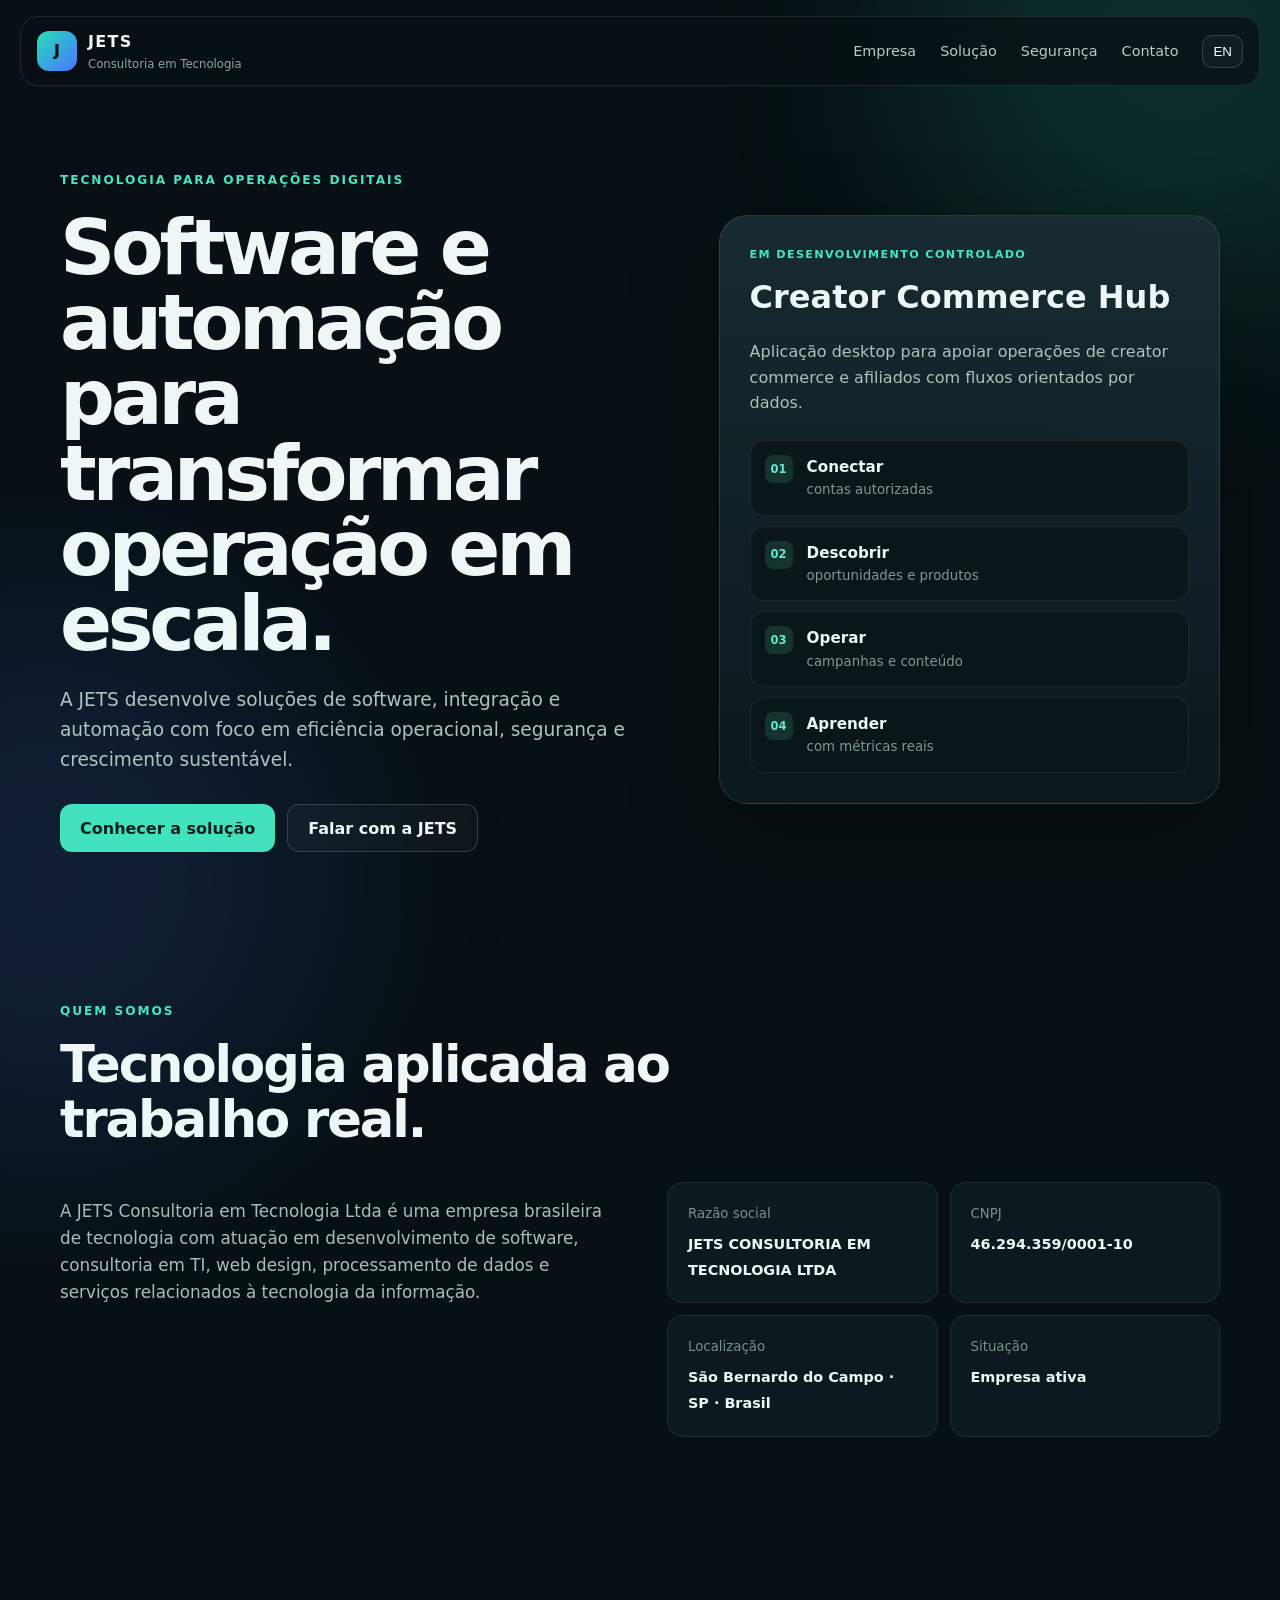
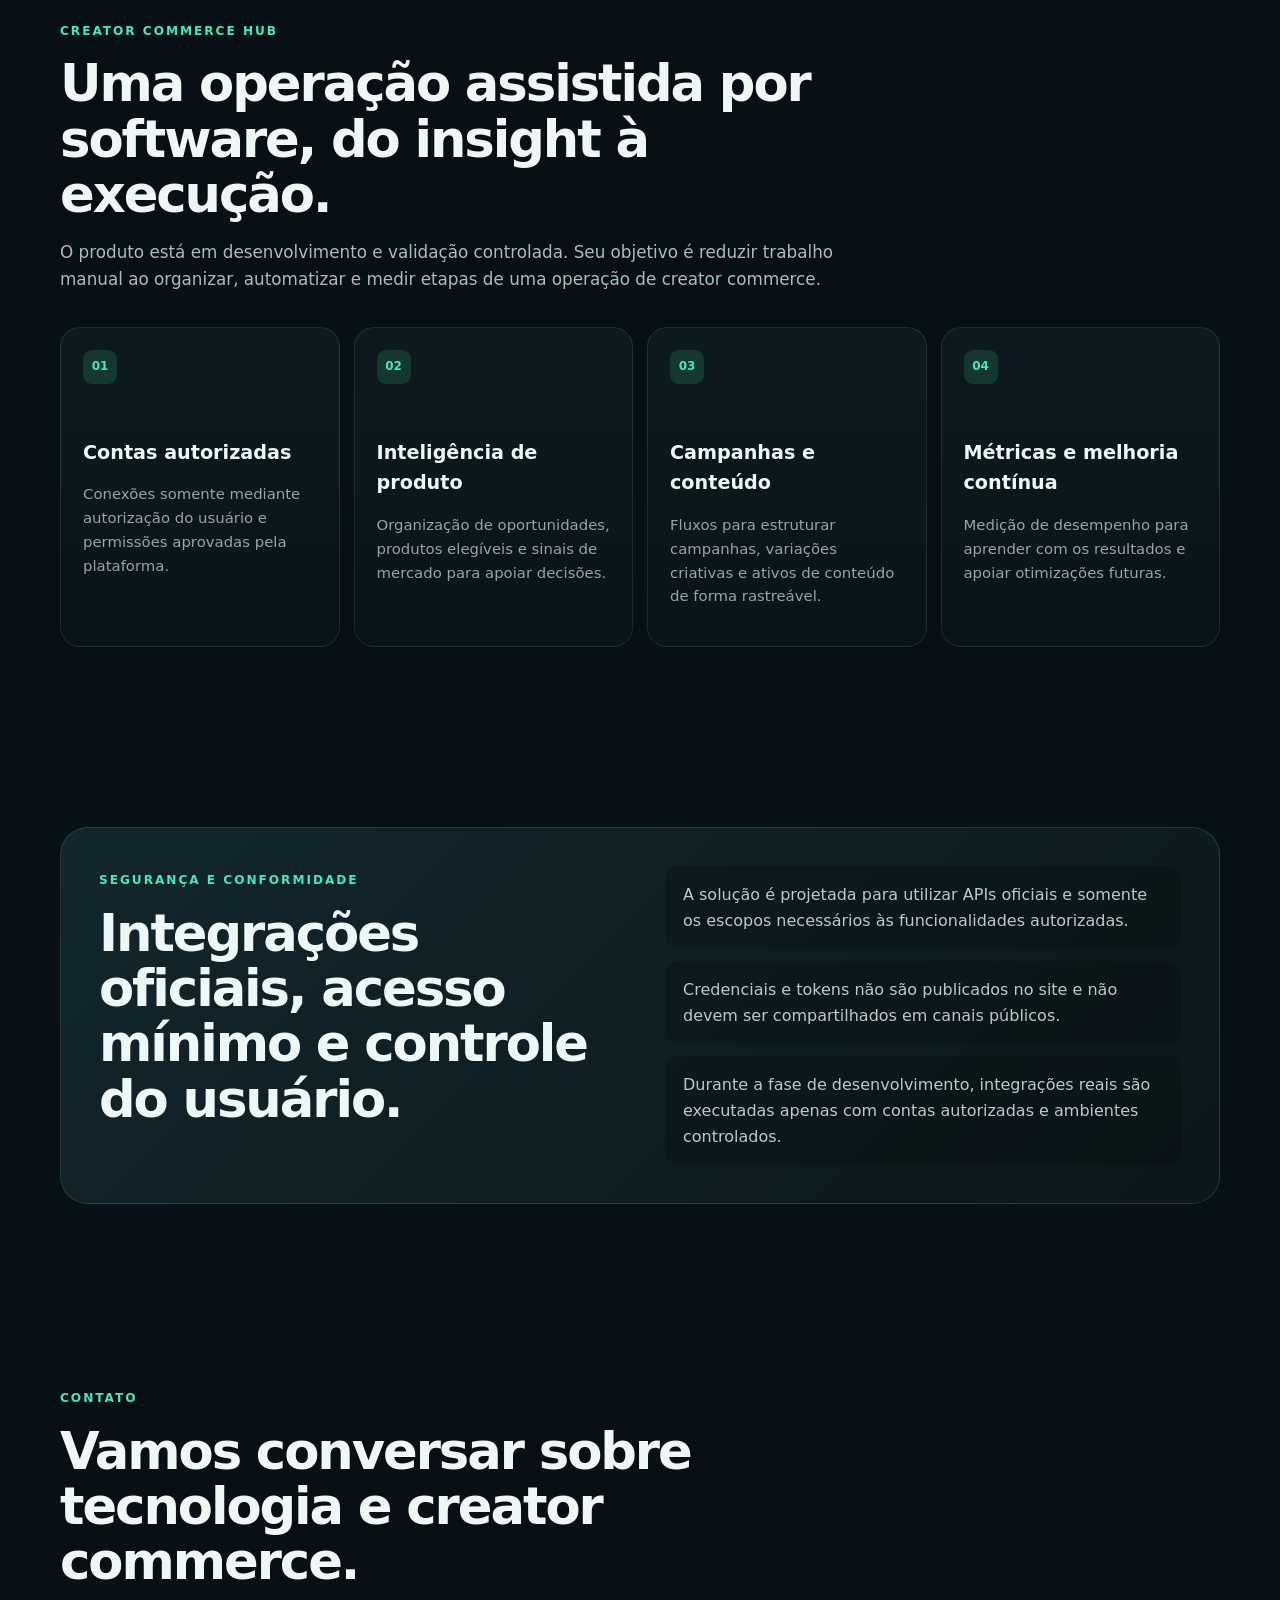
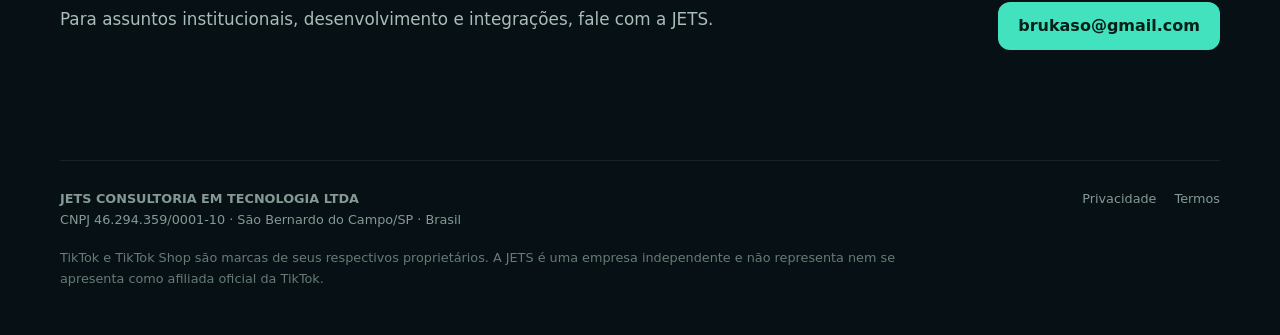
<file: index.html>
<!doctype html>
<html lang="pt-BR">
<head>
  <meta charset="utf-8">
  <meta name="viewport" content="width=device-width, initial-scale=1">
  <title>JETS Consultoria em Tecnologia | Software, automação e creator commerce</title>
  <meta name="description" content="JETS Consultoria em Tecnologia desenvolve soluções de software, automação e integração para operações digitais. Conheça o Creator Commerce Hub.">
  <link rel="canonical" href="https://jetstech.com.br/">
  <meta property="og:title" content="JETS Consultoria em Tecnologia">
  <meta property="og:description" content="Software, automação e integração para operações digitais.">
  <meta property="og:url" content="https://jetstech.com.br/">
  <meta property="og:type" content="website">
  <link rel="stylesheet" href="styles.css">
</head>
<body>
  <div class="bg-orb orb-a"></div>
  <div class="bg-orb orb-b"></div>

  <header class="site-header">
    <a class="brand" href="#top" aria-label="JETS Consultoria">
      <span class="brand-mark">J</span>
      <span>
        <strong>JETS</strong>
        <small>Consultoria em Tecnologia</small>
      </span>
    </a>
    <nav class="nav">
      <a href="#empresa" data-pt="Empresa" data-en="Company">Empresa</a>
      <a href="#solucao" data-pt="Solução" data-en="Solution">Solução</a>
      <a href="#seguranca" data-pt="Segurança" data-en="Security">Segurança</a>
      <a href="#contato" data-pt="Contato" data-en="Contact">Contato</a>
      <button id="langToggle" class="lang-toggle" type="button" aria-label="Alternar idioma">EN</button>
    </nav>
  </header>

  <main id="top">
    <section class="hero container">
      <div class="hero-copy">
        <span class="eyebrow" data-pt="TECNOLOGIA PARA OPERAÇÕES DIGITAIS" data-en="TECHNOLOGY FOR DIGITAL OPERATIONS">TECNOLOGIA PARA OPERAÇÕES DIGITAIS</span>
        <h1 data-pt="Software e automação para transformar operação em escala."
            data-en="Software and automation designed to turn operations into scale.">
          Software e automação para transformar operação em escala.
        </h1>
        <p class="lead"
           data-pt="A JETS desenvolve soluções de software, integração e automação com foco em eficiência operacional, segurança e crescimento sustentável."
           data-en="JETS develops software, integration and automation solutions focused on operational efficiency, security and sustainable growth.">
          A JETS desenvolve soluções de software, integração e automação com foco em eficiência operacional, segurança e crescimento sustentável.
        </p>
        <div class="hero-actions">
          <a class="button primary" href="#solucao" data-pt="Conhecer a solução" data-en="Explore the solution">Conhecer a solução</a>
          <a class="button ghost" href="mailto:brukaso@gmail.com" data-pt="Falar com a JETS" data-en="Contact JETS">Falar com a JETS</a>
        </div>
      </div>

      <div class="hero-panel" aria-label="Visão geral do produto">
        <div class="panel-label" data-pt="EM DESENVOLVIMENTO CONTROLADO" data-en="CONTROLLED DEVELOPMENT">EM DESENVOLVIMENTO CONTROLADO</div>
        <h2>Creator Commerce Hub</h2>
        <p data-pt="Aplicação desktop para apoiar operações de creator commerce e afiliados com fluxos orientados por dados."
           data-en="Desktop application designed to support creator commerce and affiliate operations through data-driven workflows.">
          Aplicação desktop para apoiar operações de creator commerce e afiliados com fluxos orientados por dados.
        </p>
        <div class="flow">
          <div><span>01</span><strong data-pt="Conectar" data-en="Connect">Conectar</strong><small data-pt="contas autorizadas" data-en="authorized accounts">contas autorizadas</small></div>
          <div><span>02</span><strong data-pt="Descobrir" data-en="Discover">Descobrir</strong><small data-pt="oportunidades e produtos" data-en="products and opportunities">oportunidades e produtos</small></div>
          <div><span>03</span><strong data-pt="Operar" data-en="Operate">Operar</strong><small data-pt="campanhas e conteúdo" data-en="campaigns and content">campanhas e conteúdo</small></div>
          <div><span>04</span><strong data-pt="Aprender" data-en="Learn">Aprender</strong><small data-pt="com métricas reais" data-en="from real metrics">com métricas reais</small></div>
        </div>
      </div>
    </section>

    <section id="empresa" class="section container">
      <div class="section-heading">
        <span class="eyebrow" data-pt="QUEM SOMOS" data-en="WHO WE ARE">QUEM SOMOS</span>
        <h2 data-pt="Tecnologia aplicada ao trabalho real." data-en="Technology applied to real operations.">Tecnologia aplicada ao trabalho real.</h2>
      </div>
      <div class="two-col">
        <p data-pt="A JETS Consultoria em Tecnologia Ltda é uma empresa brasileira de tecnologia com atuação em desenvolvimento de software, consultoria em TI, web design, processamento de dados e serviços relacionados à tecnologia da informação."
           data-en="JETS Consultoria em Tecnologia Ltda is a Brazilian technology company working with software development, IT consulting, web design, data processing and related information technology services.">
          A JETS Consultoria em Tecnologia Ltda é uma empresa brasileira de tecnologia com atuação em desenvolvimento de software, consultoria em TI, web design, processamento de dados e serviços relacionados à tecnologia da informação.
        </p>
        <div class="facts">
          <div><small data-pt="Razão social" data-en="Legal name">Razão social</small><strong>JETS CONSULTORIA EM TECNOLOGIA LTDA</strong></div>
          <div><small>CNPJ</small><strong>46.294.359/0001-10</strong></div>
          <div><small data-pt="Localização" data-en="Location">Localização</small><strong>São Bernardo do Campo · SP · Brasil</strong></div>
          <div><small data-pt="Situação" data-en="Status">Situação</small><strong data-pt="Empresa ativa" data-en="Active company">Empresa ativa</strong></div>
        </div>
      </div>
    </section>

    <section id="solucao" class="section container">
      <div class="section-heading">
        <span class="eyebrow">CREATOR COMMERCE HUB</span>
        <h2 data-pt="Uma operação assistida por software, do insight à execução."
            data-en="Software-assisted operations, from insight to execution.">
          Uma operação assistida por software, do insight à execução.
        </h2>
        <p data-pt="O produto está em desenvolvimento e validação controlada. Seu objetivo é reduzir trabalho manual ao organizar, automatizar e medir etapas de uma operação de creator commerce."
           data-en="The product is currently under controlled development and validation. Its goal is to reduce manual work by organizing, automating and measuring creator commerce workflows.">
          O produto está em desenvolvimento e validação controlada. Seu objetivo é reduzir trabalho manual ao organizar, automatizar e medir etapas de uma operação de creator commerce.
        </p>
      </div>

      <div class="cards">
        <article class="card">
          <span class="card-number">01</span>
          <h3 data-pt="Contas autorizadas" data-en="Authorized accounts">Contas autorizadas</h3>
          <p data-pt="Conexões somente mediante autorização do usuário e permissões aprovadas pela plataforma."
             data-en="Connections only with user authorization and platform-approved permissions.">
            Conexões somente mediante autorização do usuário e permissões aprovadas pela plataforma.
          </p>
        </article>
        <article class="card">
          <span class="card-number">02</span>
          <h3 data-pt="Inteligência de produto" data-en="Product intelligence">Inteligência de produto</h3>
          <p data-pt="Organização de oportunidades, produtos elegíveis e sinais de mercado para apoiar decisões."
             data-en="Organization of opportunities, eligible products and market signals to support decisions.">
            Organização de oportunidades, produtos elegíveis e sinais de mercado para apoiar decisões.
          </p>
        </article>
        <article class="card">
          <span class="card-number">03</span>
          <h3 data-pt="Campanhas e conteúdo" data-en="Campaigns and content">Campanhas e conteúdo</h3>
          <p data-pt="Fluxos para estruturar campanhas, variações criativas e ativos de conteúdo de forma rastreável."
             data-en="Workflows for structuring campaigns, creative variations and content assets with traceability.">
            Fluxos para estruturar campanhas, variações criativas e ativos de conteúdo de forma rastreável.
          </p>
        </article>
        <article class="card">
          <span class="card-number">04</span>
          <h3 data-pt="Métricas e melhoria contínua" data-en="Metrics and continuous improvement">Métricas e melhoria contínua</h3>
          <p data-pt="Medição de desempenho para aprender com os resultados e apoiar otimizações futuras."
             data-en="Performance measurement to learn from results and support future optimization.">
            Medição de desempenho para aprender com os resultados e apoiar otimizações futuras.
          </p>
        </article>
      </div>
    </section>

    <section id="seguranca" class="section container">
      <div class="security-panel">
        <div>
          <span class="eyebrow" data-pt="SEGURANÇA E CONFORMIDADE" data-en="SECURITY & COMPLIANCE">SEGURANÇA E CONFORMIDADE</span>
          <h2 data-pt="Integrações oficiais, acesso mínimo e controle do usuário."
              data-en="Official integrations, least-privilege access and user control.">
            Integrações oficiais, acesso mínimo e controle do usuário.
          </h2>
        </div>
        <div class="security-list">
          <p data-pt="A solução é projetada para utilizar APIs oficiais e somente os escopos necessários às funcionalidades autorizadas."
             data-en="The solution is designed to use official APIs and only the scopes required for authorized functionality.">
            A solução é projetada para utilizar APIs oficiais e somente os escopos necessários às funcionalidades autorizadas.
          </p>
          <p data-pt="Credenciais e tokens não são publicados no site e não devem ser compartilhados em canais públicos."
             data-en="Credentials and tokens are never published on this website and should not be shared through public channels.">
            Credenciais e tokens não são publicados no site e não devem ser compartilhados em canais públicos.
          </p>
          <p data-pt="Durante a fase de desenvolvimento, integrações reais são executadas apenas com contas autorizadas e ambientes controlados."
             data-en="During development, real integrations are executed only with authorized accounts and controlled environments.">
            Durante a fase de desenvolvimento, integrações reais são executadas apenas com contas autorizadas e ambientes controlados.
          </p>
        </div>
      </div>
    </section>

    <section id="contato" class="section container contact-section">
      <div>
        <span class="eyebrow" data-pt="CONTATO" data-en="CONTACT">CONTATO</span>
        <h2 data-pt="Vamos conversar sobre tecnologia e creator commerce."
            data-en="Let's talk about technology and creator commerce.">
          Vamos conversar sobre tecnologia e creator commerce.
        </h2>
        <p data-pt="Para assuntos institucionais, desenvolvimento e integrações, fale com a JETS."
           data-en="For institutional, development and integration matters, contact JETS.">
          Para assuntos institucionais, desenvolvimento e integrações, fale com a JETS.
        </p>
      </div>
      <a class="button primary" href="mailto:brukaso@gmail.com">brukaso@gmail.com</a>
    </section>
  </main>

  <footer class="footer container">
    <div>
      <strong>JETS CONSULTORIA EM TECNOLOGIA LTDA</strong>
      <span>CNPJ 46.294.359/0001-10 · São Bernardo do Campo/SP · Brasil</span>
    </div>
    <div class="footer-links">
      <a href="privacy.html" data-pt="Privacidade" data-en="Privacy">Privacidade</a>
      <a href="terms.html" data-pt="Termos" data-en="Terms">Termos</a>
    </div>
    <p class="disclaimer"
       data-pt="TikTok e TikTok Shop são marcas de seus respectivos proprietários. A JETS é uma empresa independente e não representa nem se apresenta como afiliada oficial da TikTok."
       data-en="TikTok and TikTok Shop are trademarks of their respective owners. JETS is an independent company and does not represent itself as an official TikTok affiliate.">
      TikTok e TikTok Shop são marcas de seus respectivos proprietários. A JETS é uma empresa independente e não representa nem se apresenta como afiliada oficial da TikTok.
    </p>
  </footer>

  <script>
    const button = document.getElementById('langToggle');
    let lang = 'pt';

    function applyLanguage(nextLang) {
      lang = nextLang;
      document.documentElement.lang = lang === 'pt' ? 'pt-BR' : 'en';
      document.querySelectorAll('[data-pt][data-en]').forEach(el => {
        el.textContent = el.dataset[lang];
      });
      button.textContent = lang === 'pt' ? 'EN' : 'PT';
    }

    button.addEventListener('click', () => {
      applyLanguage(lang === 'pt' ? 'en' : 'pt');
    });
  </script>
</body>
</html>
</file>
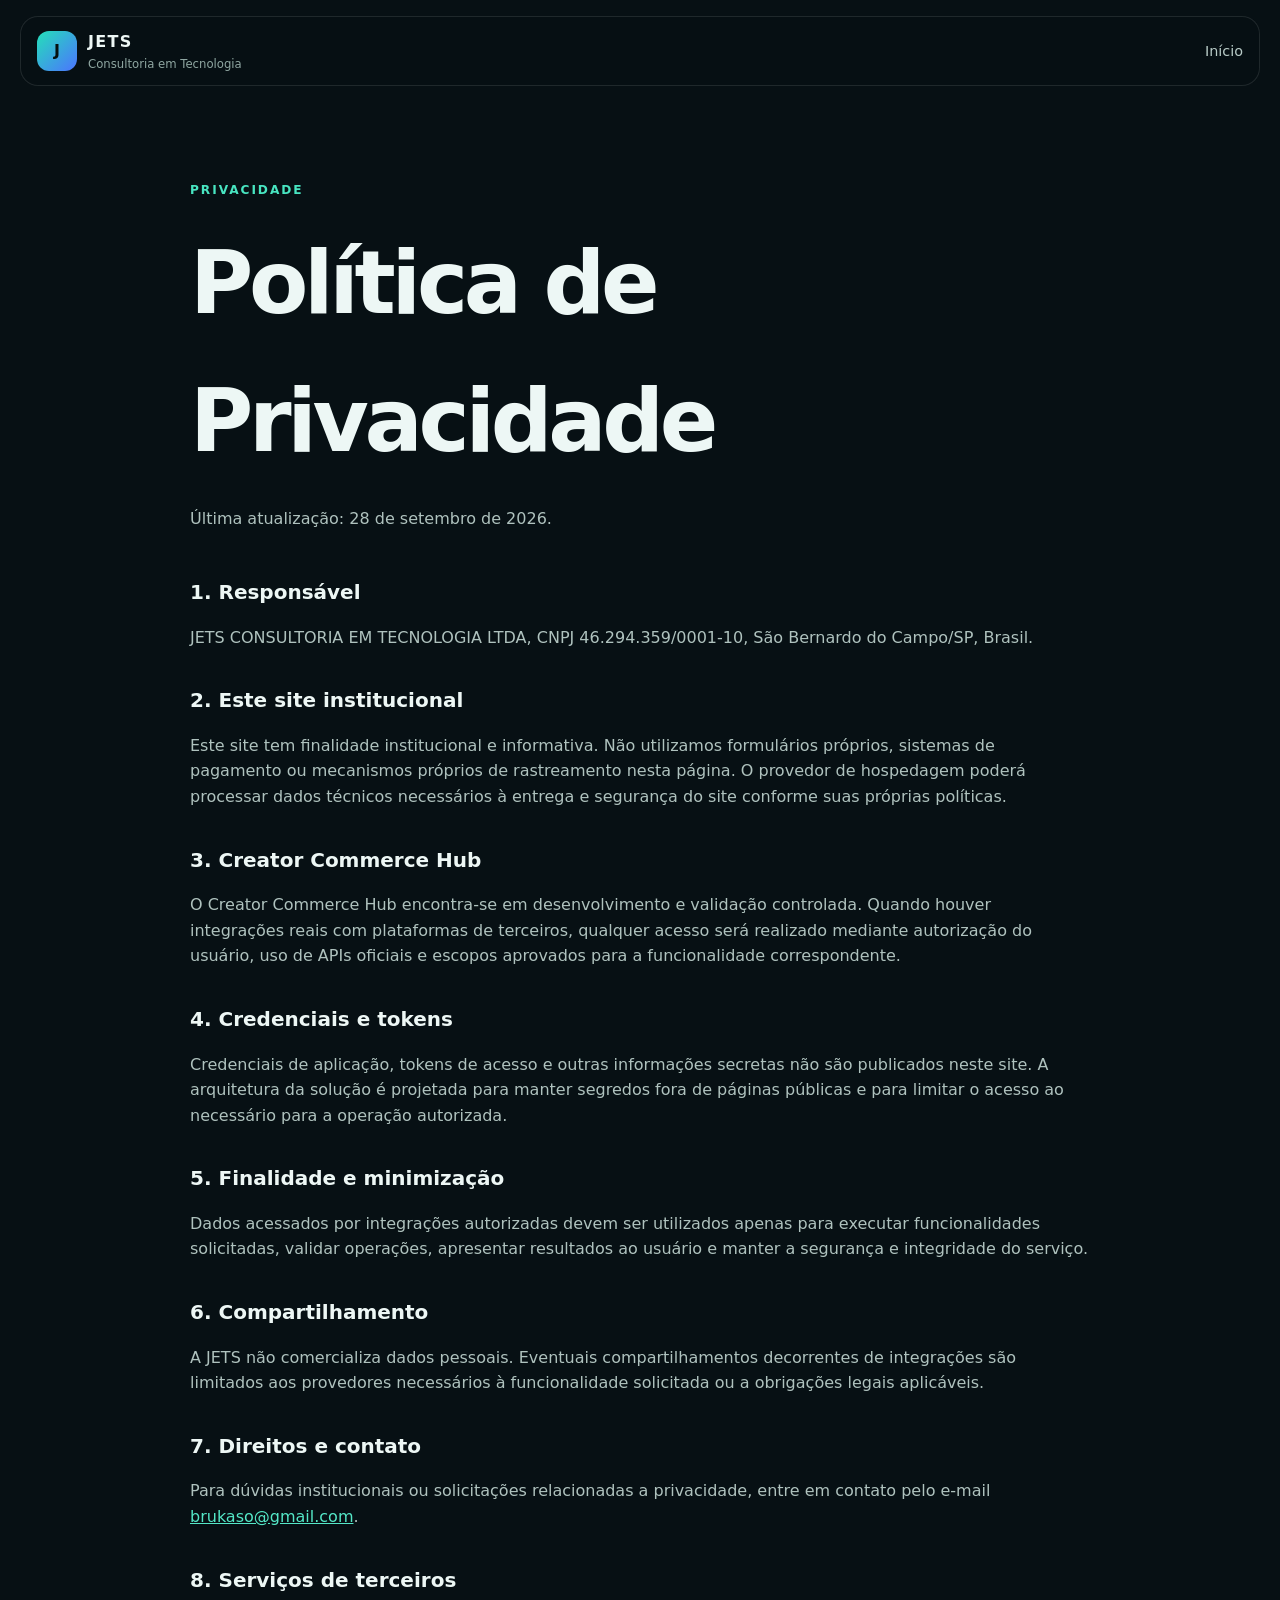
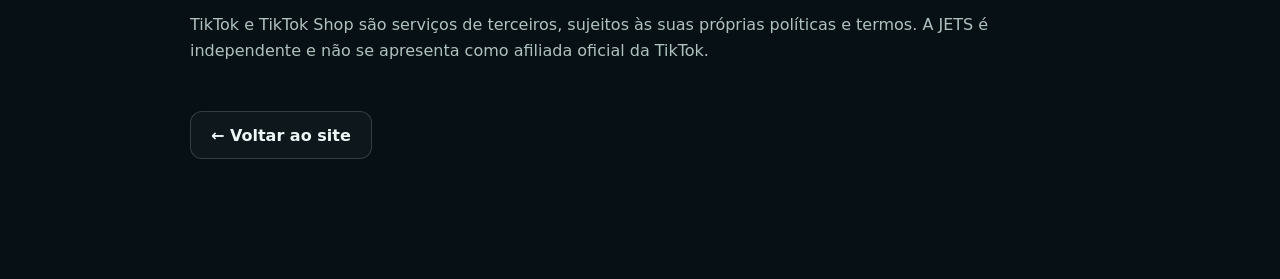
<file: privacy.html>
<!doctype html>
<html lang="pt-BR">
<head>
  <meta charset="utf-8">
  <meta name="viewport" content="width=device-width, initial-scale=1">
  <title>Política de Privacidade | JETS Consultoria em Tecnologia</title>
  <meta name="description" content="Política de Privacidade da JETS Consultoria em Tecnologia e do site jetstech.com.br.">
  <link rel="canonical" href="https://jetstech.com.br/privacy.html">
  <link rel="stylesheet" href="styles.css">
</head>
<body>
  <header class="site-header">
    <a class="brand" href="index.html"><span class="brand-mark">J</span><span><strong>JETS</strong><small>Consultoria em Tecnologia</small></span></a>
    <nav class="nav"><a href="index.html">Início</a></nav>
  </header>
  <main class="container legal-page">
    <span class="eyebrow">PRIVACIDADE</span>
    <h1>Política de Privacidade</h1>
    <p class="legal-date">Última atualização: 28 de setembro de 2026.</p>

    <h2>1. Responsável</h2>
    <p>JETS CONSULTORIA EM TECNOLOGIA LTDA, CNPJ 46.294.359/0001-10, São Bernardo do Campo/SP, Brasil.</p>

    <h2>2. Este site institucional</h2>
    <p>Este site tem finalidade institucional e informativa. Não utilizamos formulários próprios, sistemas de pagamento ou mecanismos próprios de rastreamento nesta página. O provedor de hospedagem poderá processar dados técnicos necessários à entrega e segurança do site conforme suas próprias políticas.</p>

    <h2>3. Creator Commerce Hub</h2>
    <p>O Creator Commerce Hub encontra-se em desenvolvimento e validação controlada. Quando houver integrações reais com plataformas de terceiros, qualquer acesso será realizado mediante autorização do usuário, uso de APIs oficiais e escopos aprovados para a funcionalidade correspondente.</p>

    <h2>4. Credenciais e tokens</h2>
    <p>Credenciais de aplicação, tokens de acesso e outras informações secretas não são publicados neste site. A arquitetura da solução é projetada para manter segredos fora de páginas públicas e para limitar o acesso ao necessário para a operação autorizada.</p>

    <h2>5. Finalidade e minimização</h2>
    <p>Dados acessados por integrações autorizadas devem ser utilizados apenas para executar funcionalidades solicitadas, validar operações, apresentar resultados ao usuário e manter a segurança e integridade do serviço.</p>

    <h2>6. Compartilhamento</h2>
    <p>A JETS não comercializa dados pessoais. Eventuais compartilhamentos decorrentes de integrações são limitados aos provedores necessários à funcionalidade solicitada ou a obrigações legais aplicáveis.</p>

    <h2>7. Direitos e contato</h2>
    <p>Para dúvidas institucionais ou solicitações relacionadas a privacidade, entre em contato pelo e-mail <a href="mailto:brukaso@gmail.com">brukaso@gmail.com</a>.</p>

    <h2>8. Serviços de terceiros</h2>
    <p>TikTok e TikTok Shop são serviços de terceiros, sujeitos às suas próprias políticas e termos. A JETS é independente e não se apresenta como afiliada oficial da TikTok.</p>

    <a class="button ghost legal-back" href="index.html">← Voltar ao site</a>
  </main>
</body>
</html>
</file>
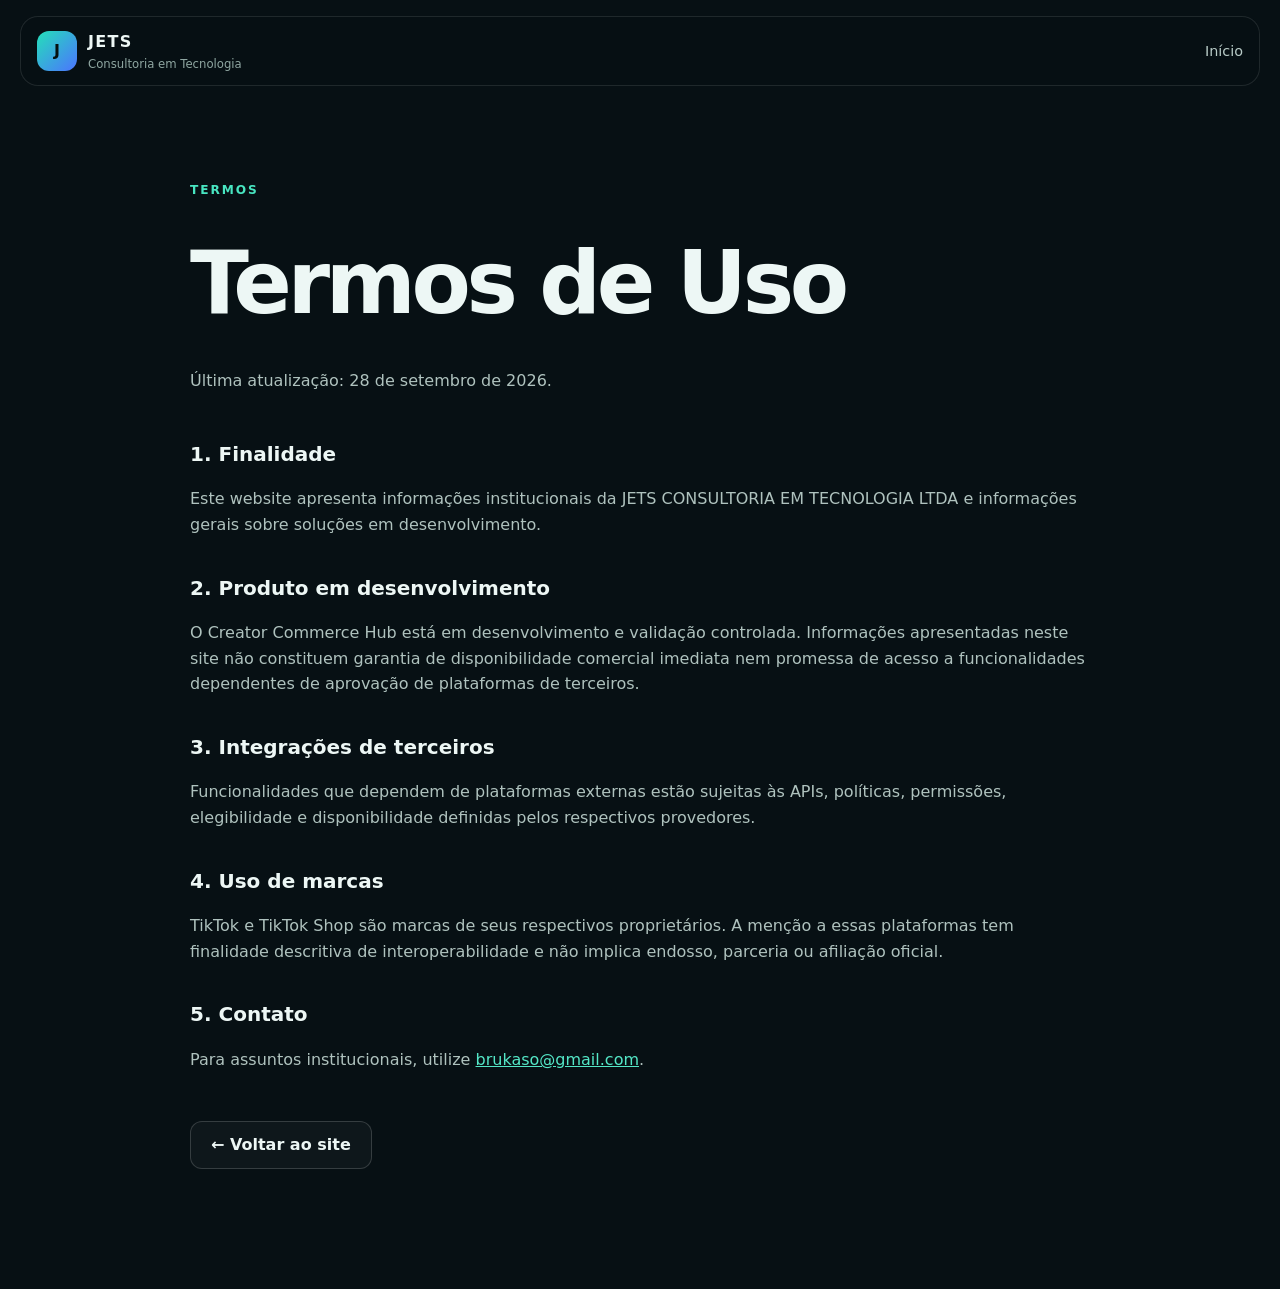
<file: terms.html>
<!doctype html>
<html lang="pt-BR">
<head>
  <meta charset="utf-8">
  <meta name="viewport" content="width=device-width, initial-scale=1">
  <title>Termos de Uso | JETS Consultoria em Tecnologia</title>
  <meta name="description" content="Termos de uso do site institucional da JETS Consultoria em Tecnologia.">
  <link rel="canonical" href="https://jetstech.com.br/terms.html">
  <link rel="stylesheet" href="styles.css">
</head>
<body>
  <header class="site-header">
    <a class="brand" href="index.html"><span class="brand-mark">J</span><span><strong>JETS</strong><small>Consultoria em Tecnologia</small></span></a>
    <nav class="nav"><a href="index.html">Início</a></nav>
  </header>
  <main class="container legal-page">
    <span class="eyebrow">TERMOS</span>
    <h1>Termos de Uso</h1>
    <p class="legal-date">Última atualização: 28 de setembro de 2026.</p>

    <h2>1. Finalidade</h2>
    <p>Este website apresenta informações institucionais da JETS CONSULTORIA EM TECNOLOGIA LTDA e informações gerais sobre soluções em desenvolvimento.</p>

    <h2>2. Produto em desenvolvimento</h2>
    <p>O Creator Commerce Hub está em desenvolvimento e validação controlada. Informações apresentadas neste site não constituem garantia de disponibilidade comercial imediata nem promessa de acesso a funcionalidades dependentes de aprovação de plataformas de terceiros.</p>

    <h2>3. Integrações de terceiros</h2>
    <p>Funcionalidades que dependem de plataformas externas estão sujeitas às APIs, políticas, permissões, elegibilidade e disponibilidade definidas pelos respectivos provedores.</p>

    <h2>4. Uso de marcas</h2>
    <p>TikTok e TikTok Shop são marcas de seus respectivos proprietários. A menção a essas plataformas tem finalidade descritiva de interoperabilidade e não implica endosso, parceria ou afiliação oficial.</p>

    <h2>5. Contato</h2>
    <p>Para assuntos institucionais, utilize <a href="mailto:brukaso@gmail.com">brukaso@gmail.com</a>.</p>

    <a class="button ghost legal-back" href="index.html">← Voltar ao site</a>
  </main>
</body>
</html>
</file>
<file: styles.css>
*{box-sizing:border-box}html{scroll-behavior:smooth}body{margin:0;background:#071014;color:#edf7f5;font-family:Inter,ui-sans-serif,system-ui,-apple-system,BlinkMacSystemFont,"Segoe UI",sans-serif;line-height:1.6;overflow-x:hidden}a{color:inherit;text-decoration:none}.container{width:min(1160px,calc(100% - 40px));margin-inline:auto}.bg-orb{position:fixed;width:540px;height:540px;border-radius:999px;filter:blur(110px);opacity:.14;pointer-events:none;z-index:-1}.orb-a{background:#26e6bf;top:-230px;right:-170px}.orb-b{background:#4f7cff;bottom:-250px;left:-220px}.site-header{width:min(1240px,calc(100% - 32px));margin:16px auto 0;position:sticky;top:12px;z-index:20;display:flex;align-items:center;justify-content:space-between;padding:12px 16px;border:1px solid rgba(255,255,255,.1);background:rgba(7,16,20,.76);backdrop-filter:blur(18px);border-radius:18px}.brand{display:flex;align-items:center;gap:11px}.brand-mark{width:40px;height:40px;border-radius:12px;background:linear-gradient(135deg,#24e0b9,#4c74ff);display:grid;place-items:center;color:#05100d;font-weight:900}.brand strong{display:block;letter-spacing:.08em}.brand small{display:block;color:#8fa6a1;font-size:.73rem}.nav{display:flex;align-items:center;gap:24px;color:#b8cbc7;font-size:.9rem}.nav a:hover{color:#fff}.lang-toggle{border:1px solid rgba(255,255,255,.16);background:#101d22;color:#fff;border-radius:10px;padding:8px 10px;cursor:pointer}.hero{min-height:680px;display:grid;grid-template-columns:1.08fr .92fr;gap:70px;align-items:center;padding:80px 0 55px}.eyebrow{display:inline-block;font-size:.76rem;font-weight:800;letter-spacing:.16em;color:#48e5c1}.hero h1{font-size:clamp(3rem,6vw,6.2rem);line-height:.98;letter-spacing:-.055em;margin:18px 0 24px;max-width:790px}.lead{font-size:1.16rem;color:#afc3bf;max-width:680px}.hero-actions{display:flex;gap:12px;flex-wrap:wrap;margin-top:30px}.button{display:inline-flex;align-items:center;justify-content:center;min-height:48px;padding:0 20px;border-radius:12px;font-weight:800;transition:.2s}.button:hover{transform:translateY(-2px)}.button.primary{background:#43e2be;color:#052019}.button.ghost{border:1px solid rgba(255,255,255,.16);background:rgba(255,255,255,.03)}.hero-panel{background:linear-gradient(180deg,rgba(25,45,51,.92),rgba(12,26,31,.88));border:1px solid rgba(255,255,255,.12);border-radius:28px;padding:30px;box-shadow:0 30px 90px rgba(0,0,0,.28)}.panel-label{font-size:.7rem;font-weight:900;letter-spacing:.12em;color:#44e5c0}.hero-panel h2{font-size:2rem;margin:8px 0}.hero-panel>p{color:#adc1bd}.flow{display:grid;gap:10px;margin-top:24px}.flow>div{display:grid;grid-template-columns:42px 1fr;grid-template-rows:auto auto;padding:14px;border:1px solid rgba(255,255,255,.08);background:#09171b;border-radius:14px}.flow span{grid-row:1/3;width:28px;height:28px;border-radius:8px;display:grid;place-items:center;background:#16342f;color:#62e9cc;font-size:.72rem;font-weight:900}.flow strong{font-size:.95rem}.flow small{color:#819793}.section{padding:90px 0}.section-heading{max-width:780px;margin-bottom:34px}.section-heading h2,.security-panel h2,.contact-section h2{font-size:clamp(2rem,4vw,4rem);line-height:1.08;letter-spacing:-.04em;margin:14px 0}.section-heading p,.two-col>p,.contact-section p{color:#a9bdb9;font-size:1.05rem}.two-col{display:grid;grid-template-columns:1fr 1fr;gap:54px}.facts{display:grid;grid-template-columns:1fr 1fr;gap:12px}.facts div{padding:20px;border-radius:16px;background:#0c1a1f;border:1px solid rgba(255,255,255,.08)}.facts small{display:block;color:#79908b;margin-bottom:7px}.facts strong{font-size:.9rem}.cards{display:grid;grid-template-columns:repeat(4,1fr);gap:14px}.card{min-height:260px;padding:22px;border:1px solid rgba(255,255,255,.09);border-radius:20px;background:linear-gradient(180deg,#0c1a1f,#091418)}.card-number{display:inline-grid;place-items:center;width:34px;height:34px;border-radius:9px;background:#15372f;color:#49e6c1;font-size:.75rem;font-weight:900}.card h3{font-size:1.2rem;margin:54px 0 9px}.card p{color:#92a8a3;font-size:.93rem}.security-panel{display:grid;grid-template-columns:1fr 1fr;gap:50px;padding:38px;border-radius:28px;background:linear-gradient(135deg,#12262b,#0b171b);border:1px solid rgba(80,233,199,.18)}.security-list{display:grid;gap:12px}.security-list p{margin:0;padding:16px 18px;border-radius:14px;background:rgba(0,0,0,.18);color:#b8cbc7}.contact-section{display:flex;align-items:end;justify-content:space-between;gap:30px;padding-bottom:110px}.contact-section>div{max-width:700px}.footer{border-top:1px solid rgba(255,255,255,.08);padding:28px 0 46px;display:grid;grid-template-columns:1fr auto;gap:18px;color:#849994;font-size:.8rem}.footer strong,.footer span{display:block}.footer-links{display:flex;gap:18px}.disclaimer{grid-column:1/-1;max-width:900px;margin:0;color:#667b76}@media(max-width:900px){.nav a{display:none}.hero{grid-template-columns:1fr;padding-top:70px}.hero h1{font-size:clamp(3rem,14vw,5rem)}.two-col,.security-panel{grid-template-columns:1fr}.cards{grid-template-columns:1fr 1fr}.contact-section{align-items:start;flex-direction:column}.footer{grid-template-columns:1fr}}@media(max-width:560px){.container{width:min(100% - 24px,1160px)}.site-header{width:calc(100% - 16px)}.brand small{display:none}.hero{gap:32px}.hero-panel{padding:20px}.cards,.facts{grid-template-columns:1fr}.section{padding:65px 0}.security-panel{padding:24px}.footer{padding-bottom:30px}}
.legal-page{max-width:900px;padding:90px 0 120px}.legal-page h1{font-size:clamp(2.6rem,7vw,5.4rem);letter-spacing:-.05em;margin:12px 0}.legal-page h2{margin-top:34px;font-size:1.25rem}.legal-page p{color:#afc2be}.legal-page a:not(.button){color:#54e7c7;text-decoration:underline}.legal-date{margin-bottom:44px}.legal-back{margin-top:32px}
</file>
